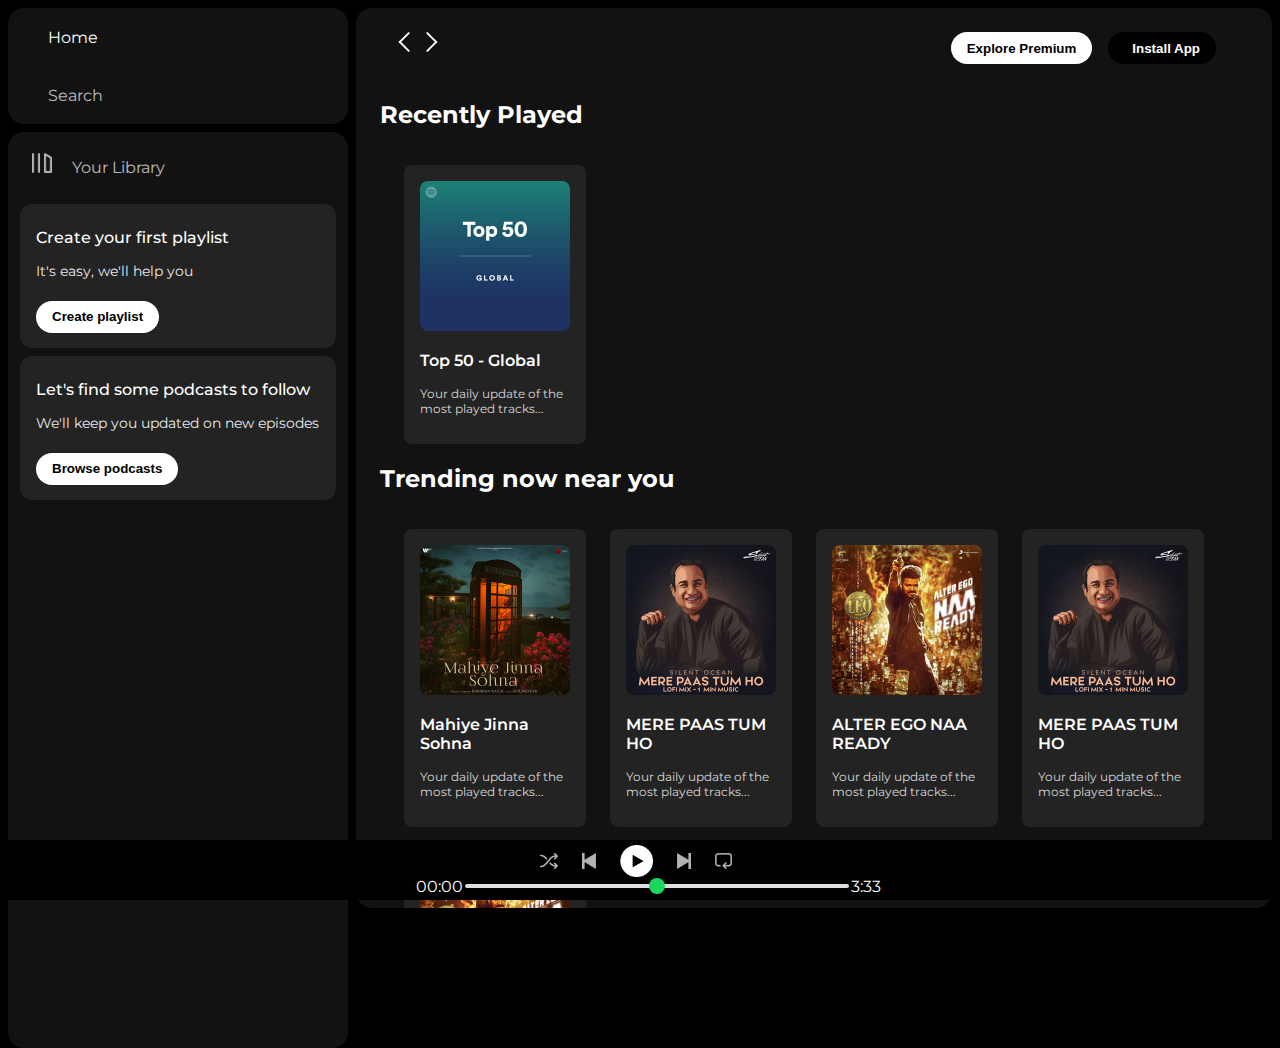
<file: index.html>
<!DOCTYPE html>
<html lang="en">
<head>
    <meta charset="UTF-8">
    <meta name="viewport" content="width=device-width, initial-scale=1.0">
    <link rel="stylesheet" href="https://cdnjs.cloudflare.com/ajax/libs/font-awesome/6.5.2/css/all.min.css" integrity="sha512-SnH5WK+bZxgPHs44uWIX+LLJAJ9/2PkPKZ5QiAj6Ta86w+fsb2TkcmfRyVX3pBnMFcV7oQPJkl9QevSCWr3W6A==" crossorigin="anonymous" referrerpolicy="no-referrer" />
    <link rel="icon" href="./logo.png" >
    <title>Spotify - Web Player: Music for everyone</title>
    <link rel="stylesheet" href="spotify.css">
    <link rel="preconnect" href="https://fonts.googleapis.com">
    <link rel="preconnect" href="https://fonts.gstatic.com" crossorigin>
    <link href="https://fonts.googleapis.com/css2?family=Montserrat:ital,wght@0,100..900;1,100..900&display=swap" rel="stylesheet">
</head>
<body>
    <div class="main">
        <!-- SIDE_BAR -->
        <div class="side-bar">

            <!-- Nav -->
            <div class="nav">
                <!-- Home -->
                <div class="nav-option" style="opacity: 1;" >
                    <i class="fa-solid fa-house"></i>
                    <a href="#">Home</a>
                </div>
                <!-- Search  -->
                <div class="nav-option">
                    <i class="fa-solid fa-magnifying-glass"></i>
                    <a href="#">Search</a>
                </div>
            </div>

            <!-- Library -->
            <div class="library">
                <!-- options -->
                <div class="options">
                    <!-- lib-option -->
                    <div class="lib-option nav-option">
                        <img src="./library_icon.png">
                        <a href="#">Your Library</a>
                    </div>
                    <!-- icons + & -> -->
                    <div class="icons">
                        <i class="fa-solid fa-plus"></i>
                        <i class="fa-solid fa-arrow-right"></i>
                    </div>
                </div>
                <!-- boxes -->
                <div class="lib-boxes">
                    <!-- Box-1 -->
                    <div class="box">
                        <p class="box-p1">Create your first playlist</p>
                        <p class="box-p2">It's easy, we'll help you</p>
                        <button class="badge">Create playlist</button>
                    </div>
                    <!-- Box-2 -->
                    <div class="box">
                        <p class="box-p1">Let's find some podcasts to follow</p>
                        <p class="box-p2">We'll keep you updated on new episodes</p>
                        <button class="badge">Browse podcasts</button>
                    </div>
                </div>
            </div>

        </div>

        <!-- MAIN_CONTENT -->
        <div class="main-content">
            <!-- Sticky-Nav -->
            <div class="sticky-nav">
                <div class="sticky-nav-icons">
                    <img src="./backward_icon.png">
                    <img src="./forward_icon.png" class="hide">
                </div>
                <div class="sticky-nav-options">
                    <button class="badge nav-item hide">Explore Premium</button>
                    <button class="badge nav-item badge-dark"><i class="fa-regular fa-circle-down" style="margin-right: 0.5rem;"></i>Install App</button>
                    <i class="fa-regular fa-user nav-item"></i>
                </div>
                
            </div>

            <!-- Cards --> 
            <h2>Recently Played</h2>
                <div class="card-container">
                    <div class="card">
                        <img src="./card1img.jpeg" class="card-img">
                        <p class="card-title">Top 50 - Global</p>
                        <p class="card-info">Your daily update of the most played tracks...</p>
                    </div>
                </div>

                <!-- 2nd Row Cards -->
            <h2>Trending now near you</h2>
                <div class="card-container">
                    <div class="card">
                        <img src="./card2img.jpeg" class="card-img">
                        <p class="card-title">Mahiye Jinna Sohna</p>
                        <p class="card-info">Your daily update of the most played tracks...</p>
                    </div>
                    <div class="card">
                        <img src="./card3img.jpeg" class="card-img">
                        <p class="card-title">MERE PAAS TUM HO</p>
                        <p class="card-info">Your daily update of the most played tracks...</p>
                    </div>
                    <div class="card">
                        <img src="./card4img.jpeg" class="card-img">
                        <p class="card-title">ALTER EGO NAA READY</p>
                        <p class="card-info">Your daily update of the most played tracks...</p>
                    </div>
                    <div class="card">
                        <img src="./card3img.jpeg" class="card-img">
                        <p class="card-title">MERE PAAS TUM HO</p>
                        <p class="card-info">Your daily update of the most played tracks...</p>
                    </div>
                    <div class="card">
                        <img src="./card4img.jpeg" class="card-img">
                        <p class="card-title">ALTER EGO NAA READY</p>
                        <p class="card-info">Your daily update of the most played tracks...</p>
                    </div>
                </div> 
                
                    <!-- 3rd Row Cards -->
                <h2>Featured Charts</h2>
                <div class="card-container">
                    <div class="card">
                        <img src="./card5img.jpeg" class="card-img">
                        <p class="card-title">Top Songs Global</p>
                        <p class="card-info">Your daily update of the most played tracks...</p>
                    </div>
                    <div class="card">
                        <img src="./card6img.jpeg" class="card-img">
                        <p class="card-title">Top Songs India</p>
                        <p class="card-info">Your daily update of the most played tracks...</p>
                    </div>
                    <div class="card">
                        <img src="./card1img.jpeg" class="card-img">
                        <p class="card-title">Top 50 - Global</p>
                        <p class="card-info">Your daily update of the most played tracks...</p>
                    </div>
                </div>

                     <!-- Footer -->
                <div class="footer">
                    <div class="line"></div>
                </div>
        </div>

        <!-- MUSIC_PLAYER -->
            <div class="music-player">
                <!-- Left-bar -->
                <div class="album"></div>

                <!-- Mid-bar -->
                <div class="player">
                    <div class="player-controls">
                        <img src="./player_icon1.png" class="player-control-icon">
                        <img src="./player_icon2.png" class="player-control-icon">
                        <img src="./player_icon3.png" class="player-control-icon" style="opacity: 1; height: 2rem;">
                        <img src="./player_icon4.png" class="player-control-icon">
                        <img src="./player_icon5.png" class="player-control-icon">
                    </div>
                    <div class="playback-bar">
                        <span class="curr-time">00:00</span>
                        <input type="range" min="0" max="100" class="progress-bar" step="1">
                        <span class="tot-time">3:33</span>
                    </div>
                </div>

                <!-- Right-bar -->
                <div class="controls"></div>
            </div>

    </div>   
    
</body>
</html>
</file>
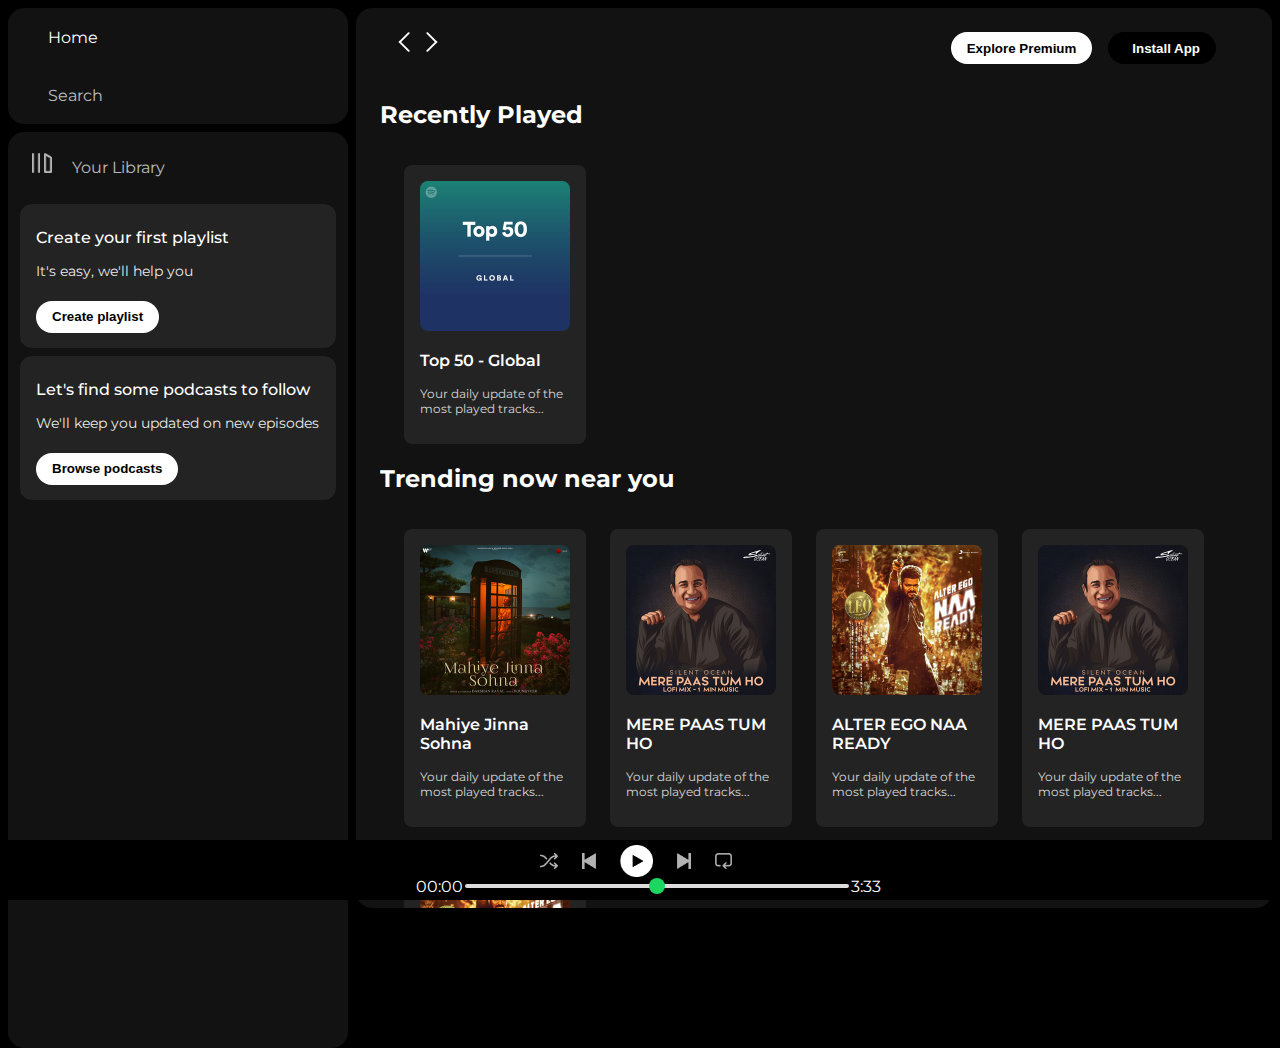
<file: spotify.html>
<!DOCTYPE html>
<html lang="en">
<head>
    <meta charset="UTF-8">
    <meta name="viewport" content="width=device-width, initial-scale=1.0">
    <link rel="stylesheet" href="https://cdnjs.cloudflare.com/ajax/libs/font-awesome/6.5.2/css/all.min.css" integrity="sha512-SnH5WK+bZxgPHs44uWIX+LLJAJ9/2PkPKZ5QiAj6Ta86w+fsb2TkcmfRyVX3pBnMFcV7oQPJkl9QevSCWr3W6A==" crossorigin="anonymous" referrerpolicy="no-referrer" />
    <link rel="icon" href="./logo.png" >
    <title>Spotify - Web Player: Music for everyone</title>
    <link rel="stylesheet" href="spotify.css">
    <link rel="preconnect" href="https://fonts.googleapis.com">
    <link rel="preconnect" href="https://fonts.gstatic.com" crossorigin>
    <link href="https://fonts.googleapis.com/css2?family=Montserrat:ital,wght@0,100..900;1,100..900&display=swap" rel="stylesheet">
</head>
<body>
    <div class="main">
        <!-- SIDE_BAR -->
        <div class="side-bar">

            <!-- Nav -->
            <div class="nav">
                <!-- Home -->
                <div class="nav-option" style="opacity: 1;" >
                    <i class="fa-solid fa-house"></i>
                    <a href="#">Home</a>
                </div>
                <!-- Search  -->
                <div class="nav-option">
                    <i class="fa-solid fa-magnifying-glass"></i>
                    <a href="#">Search</a>
                </div>
            </div>

            <!-- Library -->
            <div class="library">
                <!-- options -->
                <div class="options">
                    <!-- lib-option -->
                    <div class="lib-option nav-option">
                        <img src="./library_icon.png">
                        <a href="#">Your Library</a>
                    </div>
                    <!-- icons + & -> -->
                    <div class="icons">
                        <i class="fa-solid fa-plus"></i>
                        <i class="fa-solid fa-arrow-right"></i>
                    </div>
                </div>
                <!-- boxes -->
                <div class="lib-boxes">
                    <!-- Box-1 -->
                    <div class="box">
                        <p class="box-p1">Create your first playlist</p>
                        <p class="box-p2">It's easy, we'll help you</p>
                        <button class="badge">Create playlist</button>
                    </div>
                    <!-- Box-2 -->
                    <div class="box">
                        <p class="box-p1">Let's find some podcasts to follow</p>
                        <p class="box-p2">We'll keep you updated on new episodes</p>
                        <button class="badge">Browse podcasts</button>
                    </div>
                </div>
            </div>

        </div>

        <!-- MAIN_CONTENT -->
        <div class="main-content">
            <!-- Sticky-Nav -->
            <div class="sticky-nav">
                <div class="sticky-nav-icons">
                    <img src="./backward_icon.png">
                    <img src="./forward_icon.png" class="hide">
                </div>
                <div class="sticky-nav-options">
                    <button class="badge nav-item hide">Explore Premium</button>
                    <button class="badge nav-item badge-dark"><i class="fa-regular fa-circle-down" style="margin-right: 0.5rem;"></i>Install App</button>
                    <i class="fa-regular fa-user nav-item"></i>
                </div>
                
            </div>

            <!-- Cards --> 
            <h2>Recently Played</h2>
                <div class="card-container">
                    <div class="card">
                        <img src="./card1img.jpeg" class="card-img">
                        <p class="card-title">Top 50 - Global</p>
                        <p class="card-info">Your daily update of the most played tracks...</p>
                    </div>
                </div>

                <!-- 2nd Row Cards -->
            <h2>Trending now near you</h2>
                <div class="card-container">
                    <div class="card">
                        <img src="./card2img.jpeg" class="card-img">
                        <p class="card-title">Mahiye Jinna Sohna</p>
                        <p class="card-info">Your daily update of the most played tracks...</p>
                    </div>
                    <div class="card">
                        <img src="./card3img.jpeg" class="card-img">
                        <p class="card-title">MERE PAAS TUM HO</p>
                        <p class="card-info">Your daily update of the most played tracks...</p>
                    </div>
                    <div class="card">
                        <img src="./card4img.jpeg" class="card-img">
                        <p class="card-title">ALTER EGO NAA READY</p>
                        <p class="card-info">Your daily update of the most played tracks...</p>
                    </div>
                    <div class="card">
                        <img src="./card3img.jpeg" class="card-img">
                        <p class="card-title">MERE PAAS TUM HO</p>
                        <p class="card-info">Your daily update of the most played tracks...</p>
                    </div>
                    <div class="card">
                        <img src="./card4img.jpeg" class="card-img">
                        <p class="card-title">ALTER EGO NAA READY</p>
                        <p class="card-info">Your daily update of the most played tracks...</p>
                    </div>
                </div> 
                
                    <!-- 3rd Row Cards -->
                <h2>Featured Charts</h2>
                <div class="card-container">
                    <div class="card">
                        <img src="./card5img.jpeg" class="card-img">
                        <p class="card-title">Top Songs Global</p>
                        <p class="card-info">Your daily update of the most played tracks...</p>
                    </div>
                    <div class="card">
                        <img src="./card6img.jpeg" class="card-img">
                        <p class="card-title">Top Songs India</p>
                        <p class="card-info">Your daily update of the most played tracks...</p>
                    </div>
                    <div class="card">
                        <img src="./card1img.jpeg" class="card-img">
                        <p class="card-title">Top 50 - Global</p>
                        <p class="card-info">Your daily update of the most played tracks...</p>
                    </div>
                </div>

                     <!-- Footer -->
                <div class="footer">
                    <div class="line"></div>
                </div>
        </div>

        <!-- MUSIC_PLAYER -->
            <div class="music-player">
                <!-- Left-bar -->
                <div class="album"></div>

                <!-- Mid-bar -->
                <div class="player">
                    <div class="player-controls">
                        <img src="./player_icon1.png" class="player-control-icon">
                        <img src="./player_icon2.png" class="player-control-icon">
                        <img src="./player_icon3.png" class="player-control-icon" style="opacity: 1; height: 2rem;">
                        <img src="./player_icon4.png" class="player-control-icon">
                        <img src="./player_icon5.png" class="player-control-icon">
                    </div>
                    <div class="playback-bar">
                        <span class="curr-time">00:00</span>
                        <input type="range" min="0" max="100" class="progress-bar" step="1">
                        <span class="tot-time">3:33</span>
                    </div>
                </div>

                <!-- Right-bar -->
                <div class="controls"></div>
            </div>

    </div>   
    
</body>
</html>
</file>
<file: spotify.css>
body{
    font-family: "Montserrat", sans-serif;
    margin: 0;
    background-color: #000;
    color: #fff;
    overflow: hidden;
}
/* main */
.main{
    display: flex;
    height: 100vh;
    padding: 0.5rem;
}
/* SIDE-BAR */
.side-bar{
    background-color: black;
    width: 340px;
    border-radius: 1rem; /*1rem=16px */
    margin-right: 0.5rem;
    
}

/* MAIN-CONTENT */
.main-content{
    background-color: #121212;
    flex: 1;  /*cover rest of all width */
    border-radius: 1rem; /*1rem=16px */
    overflow: auto;
    padding: 0 1.5rem 0 1.5rem;
    
    
}

/* MUSIC-PLAYER */
.music-player{
    background-color: #000;
    position: fixed;
    bottom: 0;
    width: 100%;
    height: 60px;
    
}

/* SIDE_BAR */
/* Home & Search */
a{
    text-decoration: none;
    color: white;
}

.nav{
    background-color: #121212;
    border-radius: 1rem;
    display: flex;
    flex-direction: column;
    justify-content: center;
    height: 100px;
    padding: 0.5rem 0.75rem;
}

.nav-option{
    line-height: 2.5rem;
    opacity: 0.7;
    padding: 0.5rem;
    padding-left: 0.75rem;
}
.nav-option:hover{
    opacity: 1;
}
.nav-option i{
    font-size: 1.25rem;
}
.nav-option a{
    font-size: 1rem;
    margin-left: 1rem;
}

/* library */
.library{
    background-color: #121212;
    border-radius: 1rem;
    height: 100%;
    margin-top: 0.5rem;
    padding: 0.5rem 0.75rem;
}
.options{
    display: flex;
    justify-content: space-between;
    align-items: center;
}
.lib-option img{
    height: 1.25rem;
    width: 1.25rem;
}
.icons{
    font-size: 1.25rem;
    display: flex;
    
}
.icons i{
    opacity: 0.7;
    margin-right: 1rem;
}
.icons i:hover{
    opacity: 1;
    
}

/* boxes */
.box{
    background-color: #232323;
    height: 8rem;
    border-radius: 0.75rem;
    margin: 0.5rem 0 0.5rem 0;
    padding: 0.5rem 1rem;
}
.box-p1{
    font-size: 1rem;
    font-weight: 500;
}
.box-p2{
    font-size: 0.85rem;
    opacity: 0.9;
}
.badge{
    background-color: #fff;
    border: none;
    border-radius: 100px;
    padding: 0.25rem 1rem;
    font-weight: 700;
    margin-top: 0.5rem;
    height: 2rem;
    width: fit-content;
}
.badge-dark{
    background-color: #000;
    color: #fff;
}

/* MAIN_CONTENT */
/* Sticky-Nav */
.sticky-nav{
    position: sticky;
    top: 0;
    background-color: #121212;
    display: flex;
    justify-content: space-between;
    align-items: center;
    padding: 1rem 0 1rem 0;
    z-index: 10;
}
.sticky-nav-icons{
    margin-left: 0.75rem;
}
.sticky-nav-options{
    display: flex;
    justify-content: center;
    align-items: center;
}
.nav-item{
    margin-right: 1rem;
}
@media(max-width:1000px){
    .hide{
        display: none;

    }
}
/* CARDS */
.card{
    background-color: #232323;
    width: 150px;
    border-radius: 0.5rem;
    padding: 1rem;
    margin-left: 1.5rem;
    margin-top: 1rem;
    
}
.card-container{
    display: flex;
    flex-wrap: wrap;
}
.card-img{
    width: 100%;
    border-radius: 0.5rem;
}
.card-title{
    font-weight: 600;
}
.card-info{
    font-size: 0.75rem;
    opacity: 0.8;
}

/* Footer */
.footer{
    height: 300px;
    display: flex;
    align-items: center;
    justify-content: center;
}
.line{
    width: 70%;
    height: 50%;
    border-top: 1px solid white;
    opacity: 0.4;
}

/* MUSIC_PLAYER */
.music-player{
    display: flex;
    justify-content: space-between;
    align-items: center;
}

/* Album */
.album{
    width: 25%;
}


/* Player */
.player{
    width: 50%;
}

.player-controls{
    display: flex;
    justify-content: center;
    align-items: center;
}
.player-control-icon{
    height: 1rem;
    margin-right: 1.5rem;
    opacity: 0.7;
}
.player-control-icon:hover{
    opacity: 1;
}

.playback-bar{
    display: flex;
    justify-content: center;
    align-items: center;
}
.progress-bar{
    width: 60%;
    appearance: none;
    background-color: transparent;
    cursor: pointer;
}
.progress-bar::-webkit-slider-runnable-track{
    background-color: #ddd;
    border-radius: 100px;
    height: 0.2rem;
}
.progress-bar::-webkit-slider-thumb{
    appearance: none;
    height: 1rem;
    width: 1rem;
    background-color: #1bd760;
    border-radius: 50%;
    margin-top: -6px
}


/* Controls */
.controls{
    width: 25%;
}
</file>
